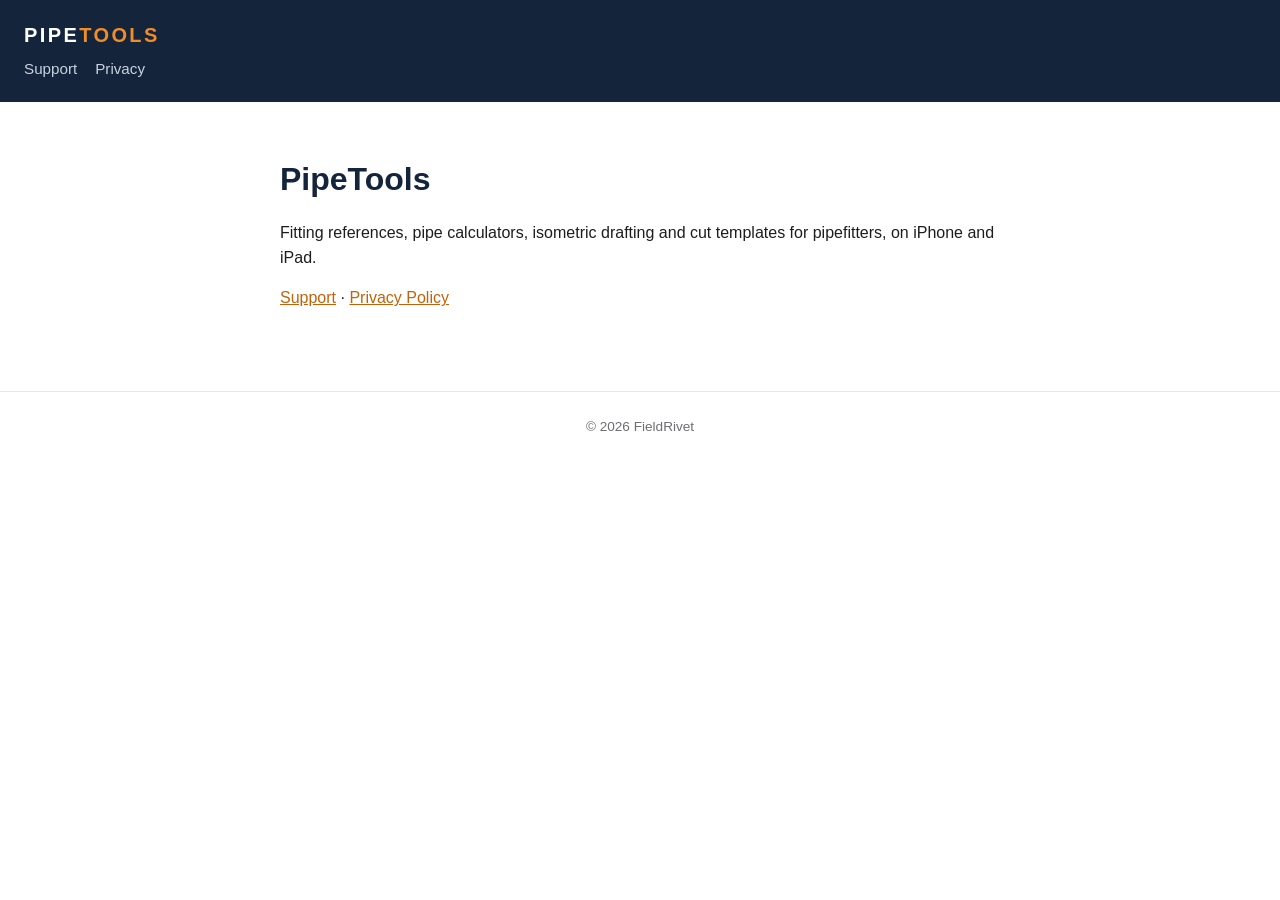
<file: index.html>
<!DOCTYPE html>
<html lang="en">
<head>
    <meta charset="utf-8">
    <meta name="viewport" content="width=device-width, initial-scale=1">
    <title>PipeTools</title>
    <link rel="stylesheet" href="style.css">
</head>
<body>
    <header>
        <a href="index.html">PIPE<span>TOOLS</span></a>
        <nav><a href="support.html">Support</a><a href="privacy.html">Privacy</a></nav>
    </header>
    <main>
        <h1>PipeTools</h1>
        <p>Fitting references, pipe calculators, isometric drafting and cut
        templates for pipefitters, on iPhone and iPad.</p>
        <p><a href="support.html">Support</a> &middot; <a href="privacy.html">Privacy Policy</a></p>
    </main>
    <footer>&copy; 2026 FieldRivet</footer>
</body>
</html>
</file>
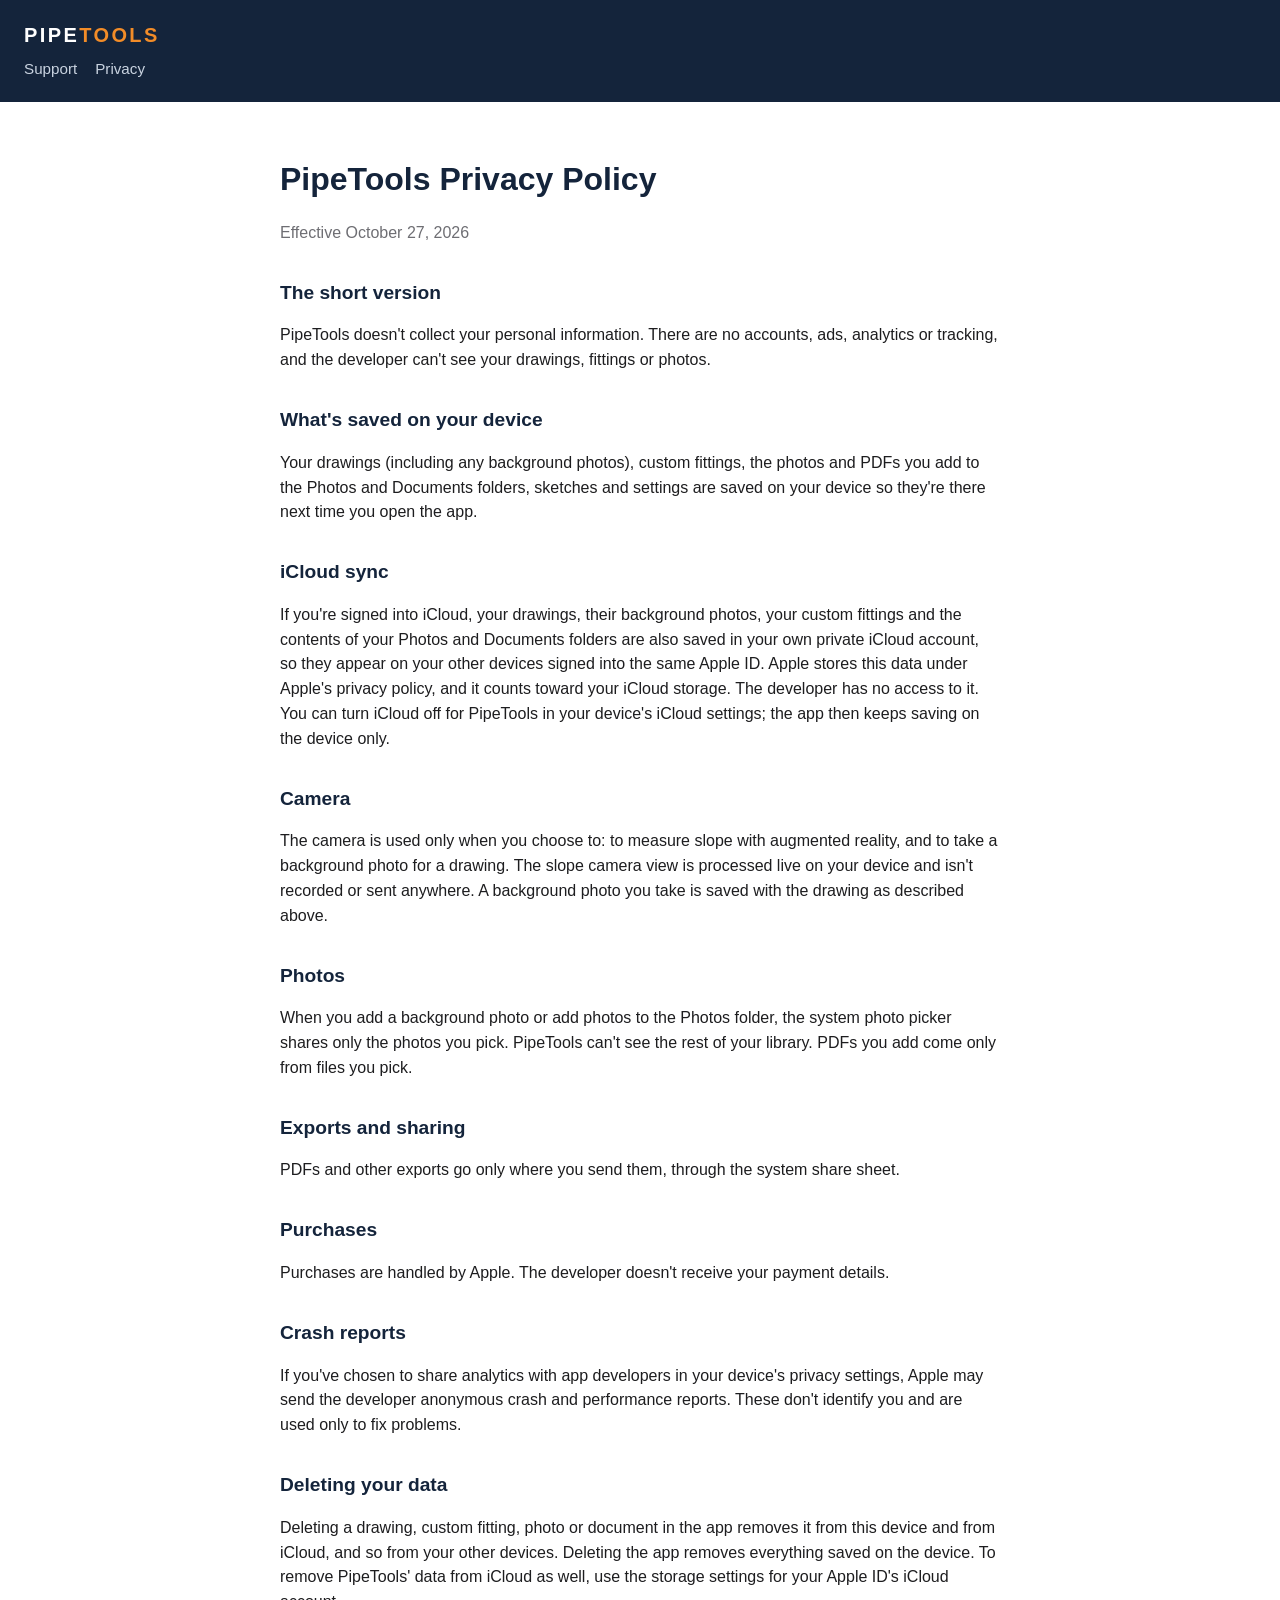
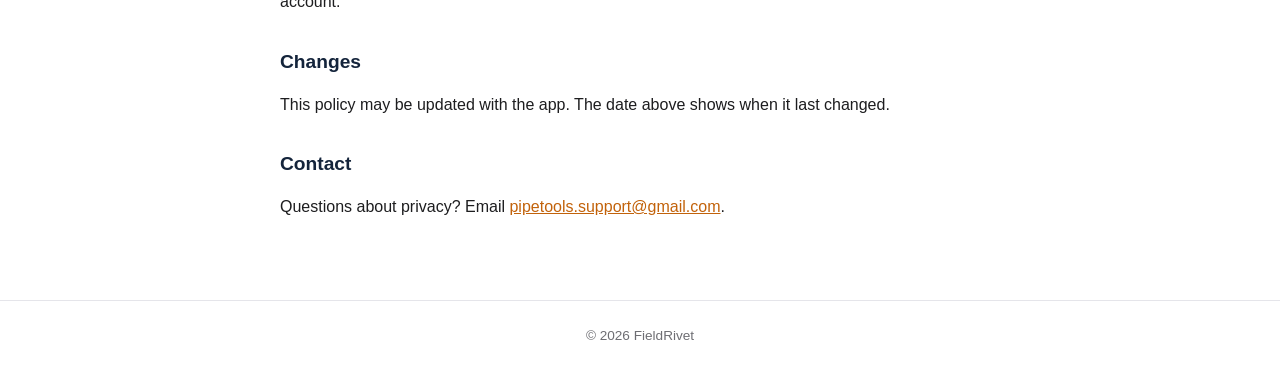
<file: privacy.html>
<!DOCTYPE html>
<html lang="en">
<head>
    <meta charset="utf-8">
    <meta name="viewport" content="width=device-width, initial-scale=1">
    <title>PipeTools Privacy Policy</title>
    <link rel="stylesheet" href="style.css">
</head>
<body>
    <header>
        <a href="index.html">PIPE<span>TOOLS</span></a>
        <nav><a href="support.html">Support</a><a href="privacy.html">Privacy</a></nav>
    </header>
    <main>
        <!-- Keep in step with PRIVACY.md and PrivacyPolicyCard in the app. -->
        <h1>PipeTools Privacy Policy</h1>
        <p class="muted">Effective October 27, 2026</p>

        <h2>The short version</h2>
        <p>PipeTools doesn't collect your personal information. There are no accounts,
        ads, analytics or tracking, and the developer can't see your drawings,
        fittings or photos.</p>

        <h2>What's saved on your device</h2>
        <p>Your drawings (including any background photos), custom fittings, the photos
        and PDFs you add to the Photos and Documents folders, sketches and settings
        are saved on your device so they're there next time you open
        the app.</p>

        <h2>iCloud sync</h2>
        <p>If you're signed into iCloud, your drawings, their background photos, your
        custom fittings and the contents of your Photos and Documents folders are
        also saved in your own private iCloud account, so they
        appear on your other devices signed into the same Apple ID. Apple stores this
        data under Apple's privacy policy, and it counts toward your iCloud storage.
        The developer has no access to it. You can turn iCloud off for PipeTools in
        your device's iCloud settings; the app then keeps saving on the device only.</p>

        <h2>Camera</h2>
        <p>The camera is used only when you choose to: to measure slope with augmented
        reality, and to take a background photo for a drawing. The slope camera view
        is processed live on your device and isn't recorded or sent anywhere. A
        background photo you take is saved with the drawing as described above.</p>

        <h2>Photos</h2>
        <p>When you add a background photo or add photos to the Photos folder, the
        system photo picker shares only the photos you pick. PipeTools can't see the
        rest of your library. PDFs you add come only from files you pick.</p>

        <h2>Exports and sharing</h2>
        <p>PDFs and other exports go only where you send them, through the system share
        sheet.</p>

        <h2>Purchases</h2>
        <p>Purchases are handled by Apple. The developer doesn't receive your payment
        details.</p>

        <h2>Crash reports</h2>
        <p>If you've chosen to share analytics with app developers in your device's
        privacy settings, Apple may send the developer anonymous crash and
        performance reports. These don't identify you and are used only to fix
        problems.</p>

        <h2>Deleting your data</h2>
        <p>Deleting a drawing, custom fitting, photo or document in the app removes it from this device
        and from iCloud, and so from your other devices. Deleting the app removes
        everything saved on the device. To remove PipeTools' data from iCloud as
        well, use the storage settings for your Apple ID's iCloud account.</p>

        <h2>Changes</h2>
        <p>This policy may be updated with the app. The date above shows when it last
        changed.</p>

        <h2>Contact</h2>
        <p>Questions about privacy? Email
        <a href="mailto:pipetools.support@gmail.com">pipetools.support@gmail.com</a>.</p>
    </main>
    <footer>&copy; 2026 FieldRivet</footer>
</body>
</html>
</file>
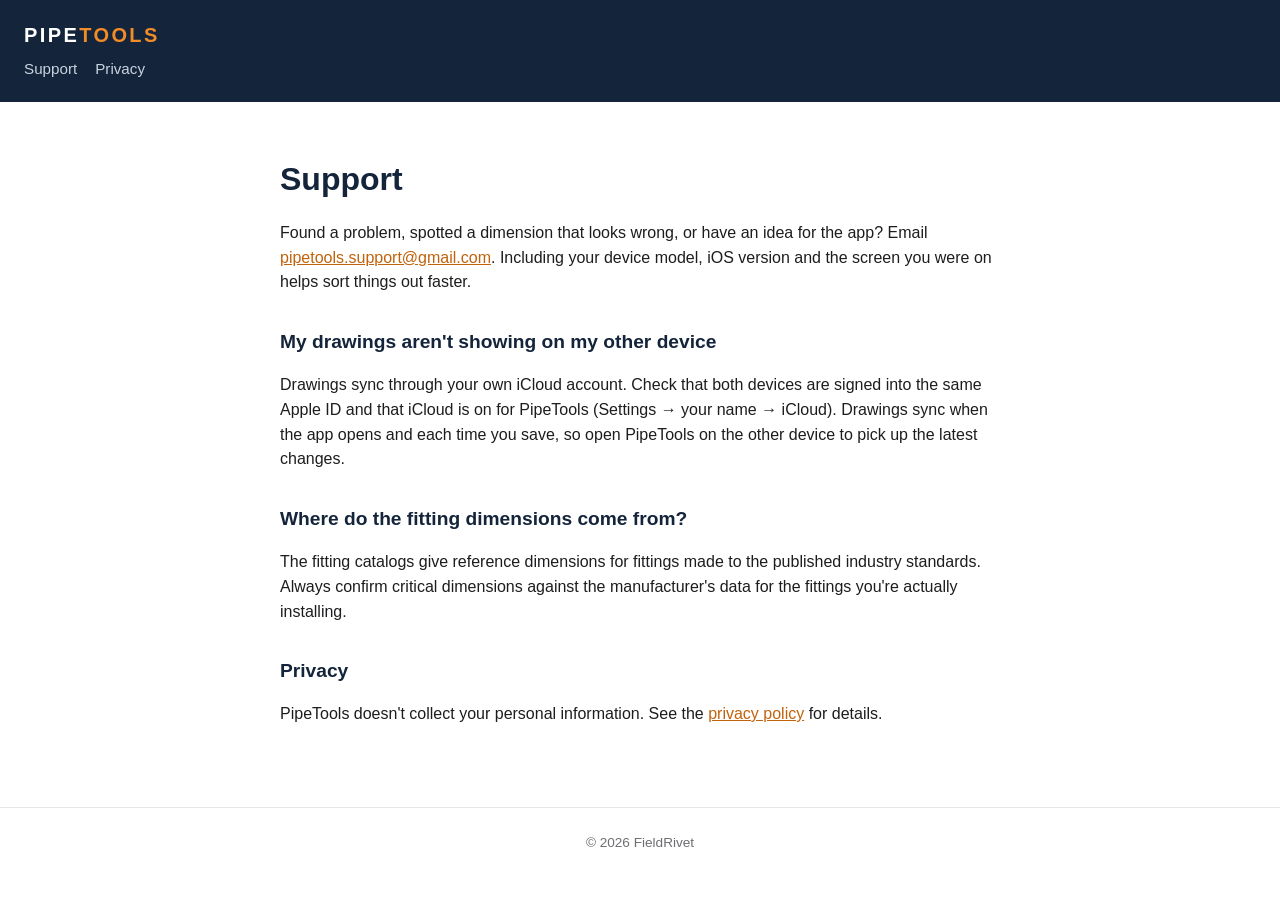
<file: support.html>
<!DOCTYPE html>
<html lang="en">
<head>
    <meta charset="utf-8">
    <meta name="viewport" content="width=device-width, initial-scale=1">
    <title>PipeTools Support</title>
    <link rel="stylesheet" href="style.css">
</head>
<body>
    <header>
        <a href="index.html">PIPE<span>TOOLS</span></a>
        <nav><a href="support.html">Support</a><a href="privacy.html">Privacy</a></nav>
    </header>
    <main>
        <h1>Support</h1>
        <p>Found a problem, spotted a dimension that looks wrong, or have an idea
        for the app? Email <a href="mailto:pipetools.support@gmail.com">pipetools.support@gmail.com</a>.
        Including your device model, iOS version and the screen you were on helps
        sort things out faster.</p>

        <h2>My drawings aren't showing on my other device</h2>
        <p>Drawings sync through your own iCloud account. Check that both devices are
        signed into the same Apple ID and that iCloud is on for PipeTools
        (Settings &rarr; your name &rarr; iCloud). Drawings sync when the app opens
        and each time you save, so open PipeTools on the other device to pick up
        the latest changes.</p>

        <h2>Where do the fitting dimensions come from?</h2>
        <p>The fitting catalogs give reference dimensions for fittings made to the
        published industry standards. Always confirm critical dimensions against
        the manufacturer's data for the fittings you're actually installing.</p>

        <h2>Privacy</h2>
        <p>PipeTools doesn't collect your personal information. See the
        <a href="privacy.html">privacy policy</a> for details.</p>
    </main>
    <footer>&copy; 2026 FieldRivet</footer>
</body>
</html>
</file>
<file: style.css>
:root {
    --navy: #14243b;
    --orange: #f28c28;
    --text: #1d1d1f;
    --muted: #6e6e73;
}

body {
    margin: 0;
    font-family: "Avenir Next", -apple-system, BlinkMacSystemFont, "Helvetica Neue", sans-serif;
    color: var(--text);
    line-height: 1.55;
    background: #fff;
}

header {
    background: var(--navy);
    padding: 20px 24px;
}

header a {
    color: #fff;
    text-decoration: none;
    font-weight: 700;
    letter-spacing: 0.12em;
    font-size: 1.25rem;
}

header a span {
    color: var(--orange);
}

nav {
    margin-top: 6px;
}

nav a {
    color: #c9d3e0;
    font-size: 0.95rem;
    font-weight: 500;
    letter-spacing: 0;
    margin-right: 18px;
}

main {
    max-width: 720px;
    margin: 0 auto;
    padding: 32px 24px 64px;
}

h1 {
    color: var(--navy);
    margin-bottom: 4px;
}

h2 {
    color: var(--navy);
    margin-top: 32px;
    font-size: 1.2rem;
}

.muted {
    color: var(--muted);
}

a {
    color: #c2620a;
}

footer {
    text-align: center;
    color: var(--muted);
    font-size: 0.85rem;
    padding: 24px;
    border-top: 1px solid #e5e5ea;
}
</file>
